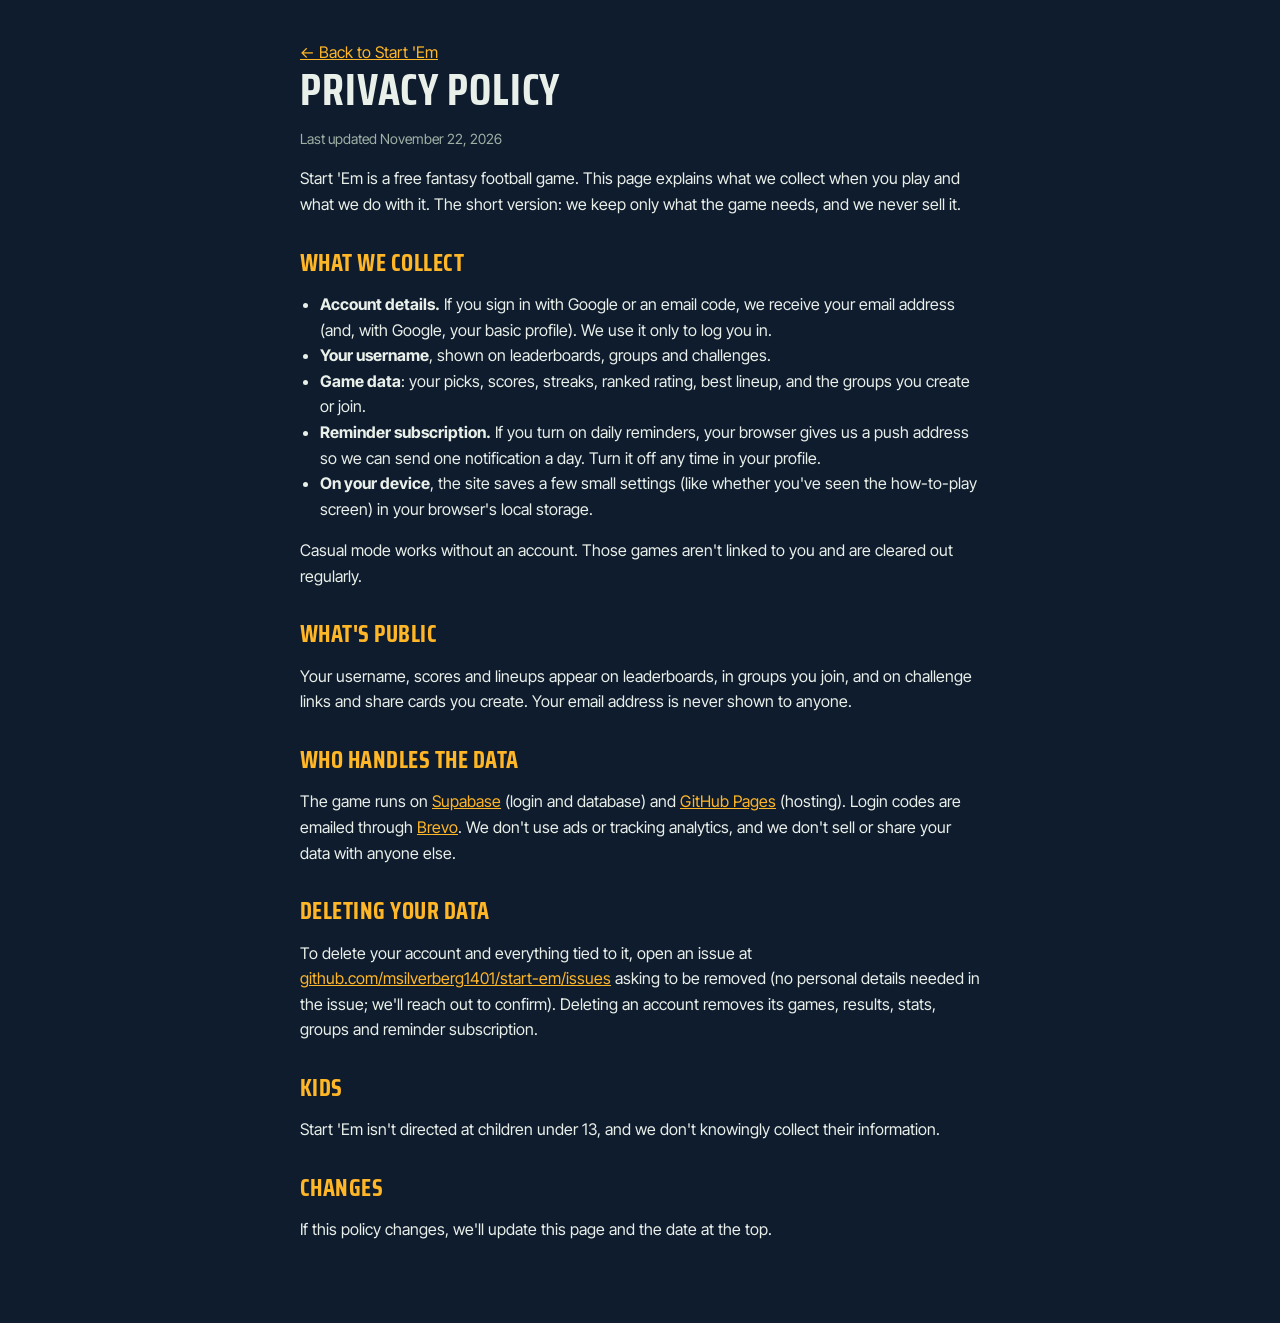
<file: site/privacy.html>
<!DOCTYPE html>
<html lang="en">
<head>
<meta charset="utf-8">
<meta name="viewport" content="width=device-width, initial-scale=1">
<title>Privacy Policy · Start 'Em</title>
<link rel="icon" href="icon-192.png">
<link rel="preconnect" href="https://fonts.googleapis.com">
<link rel="preconnect" href="https://fonts.gstatic.com" crossorigin>
<link href="https://fonts.googleapis.com/css2?family=Saira+Condensed:wght@700;800&family=Inter+Tight:wght@400;600&display=swap" rel="stylesheet">
<style>
  body { margin: 0; background: #0F1C2E; color: #e9efe9; font: 16px/1.6 "Inter Tight", system-ui, sans-serif; }
  main { max-width: 680px; margin: 0 auto; padding: 40px 22px 64px; }
  h1, h2 { font-family: "Saira Condensed", sans-serif; text-transform: uppercase; letter-spacing: .02em; line-height: 1.1; }
  h1 { font-size: 44px; margin: 0 0 4px; }
  h2 { font-size: 24px; margin: 32px 0 8px; color: #FFB627; }
  a { color: #FFB627; }
  .muted { color: #9fb0a5; font-size: 14px; }
  ul { padding-left: 20px; }
</style>
</head>
<body>
<main>
  <a href="./">← Back to Start 'Em</a>
  <h1>Privacy Policy</h1>
  <p class="muted">Last updated November 22, 2026</p>

  <p>Start 'Em is a free fantasy football game. This page explains what we collect when you play and what we do with it. The short version: we keep only what the game needs, and we never sell it.</p>

  <h2>What we collect</h2>
  <ul>
    <li><strong>Account details.</strong> If you sign in with Google or an email code, we receive your email address (and, with Google, your basic profile). We use it only to log you in.</li>
    <li><strong>Your username</strong>, shown on leaderboards, groups and challenges.</li>
    <li><strong>Game data</strong>: your picks, scores, streaks, ranked rating, best lineup, and the groups you create or join.</li>
    <li><strong>Reminder subscription.</strong> If you turn on daily reminders, your browser gives us a push address so we can send one notification a day. Turn it off any time in your profile.</li>
    <li><strong>On your device</strong>, the site saves a few small settings (like whether you've seen the how-to-play screen) in your browser's local storage.</li>
  </ul>
  <p>Casual mode works without an account. Those games aren't linked to you and are cleared out regularly.</p>

  <h2>What's public</h2>
  <p>Your username, scores and lineups appear on leaderboards, in groups you join, and on challenge links and share cards you create. Your email address is never shown to anyone.</p>

  <h2>Who handles the data</h2>
  <p>The game runs on <a href="https://supabase.com/privacy">Supabase</a> (login and database) and <a href="https://docs.github.com/site-policy/privacy-policies/github-general-privacy-statement">GitHub Pages</a> (hosting). Login codes are emailed through <a href="https://www.brevo.com/legal/privacypolicy/">Brevo</a>. We don't use ads or tracking analytics, and we don't sell or share your data with anyone else.</p>

  <h2>Deleting your data</h2>
  <p>To delete your account and everything tied to it, open an issue at <a href="https://github.com/msilverberg1401/start-em/issues">github.com/msilverberg1401/start-em/issues</a> asking to be removed (no personal details needed in the issue; we'll reach out to confirm). Deleting an account removes its games, results, stats, groups and reminder subscription.</p>

  <h2>Kids</h2>
  <p>Start 'Em isn't directed at children under 13, and we don't knowingly collect their information.</p>

  <h2>Changes</h2>
  <p>If this policy changes, we'll update this page and the date at the top.</p>
</main>
</body>
</html>
</file>
